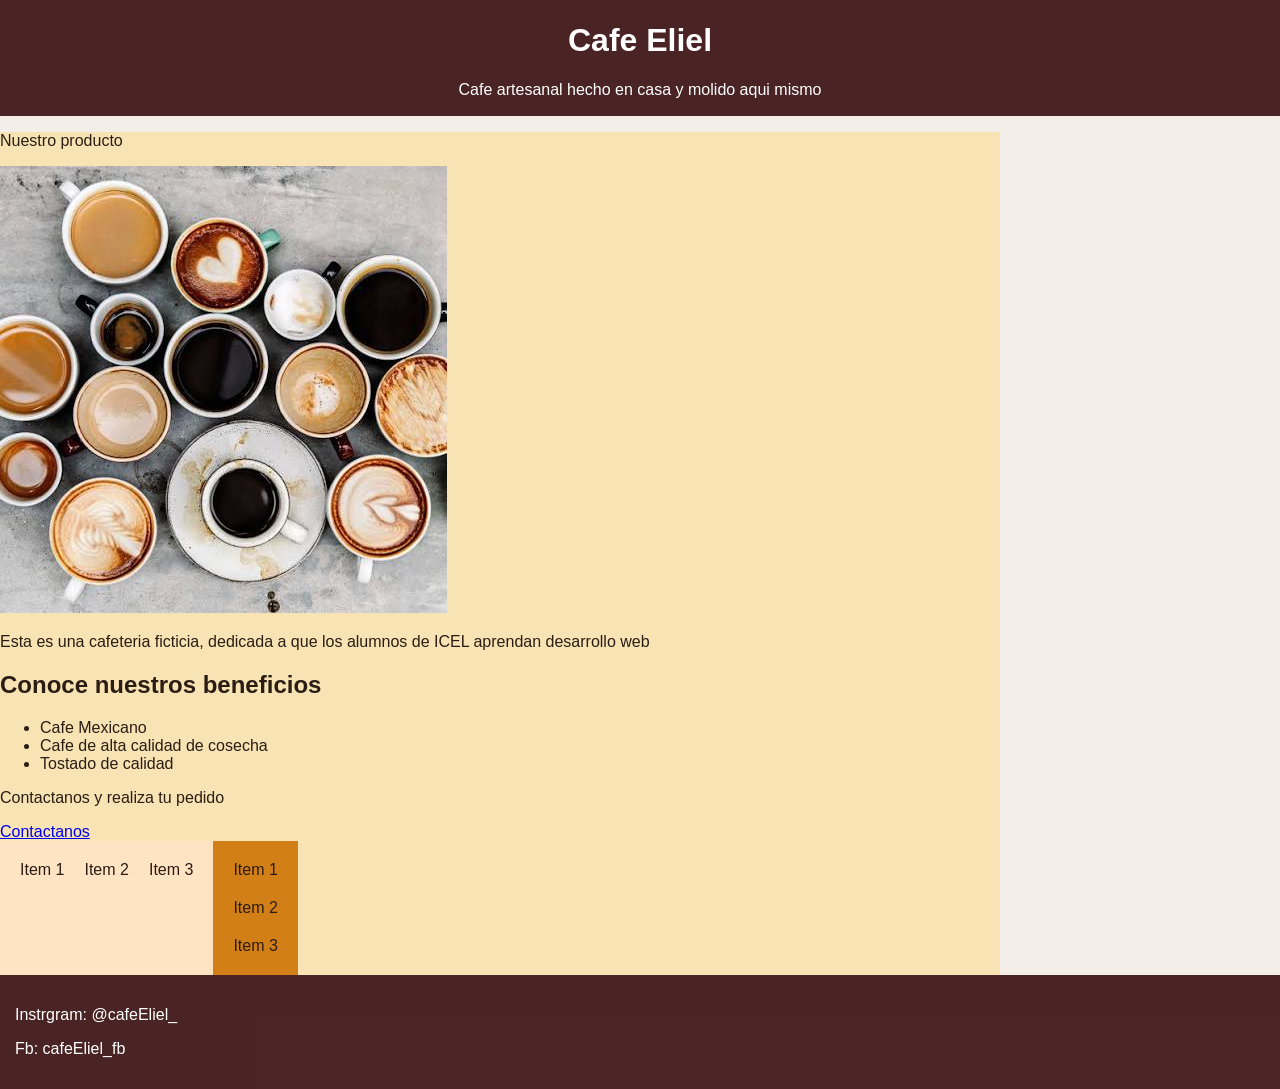
<file: FLEX BOX/index.html>
<!DOCTYPE html>
<html>

<head>
    <meta charset="UTF-8">
    <title>Hola</title>
    <link rel="stylesheet" href="css/style.css">
    
</head>

<body>

    <header>
        <h1 >Cafe Eliel</h1>
        <p>Cafe artesanal hecho en casa y molido aqui mismo</p>
    </header>

    <main>
        <section class="presentacion">
            <p>Nuestro producto</p>
            <img src="img/cafe.png">
            <p>Esta es una cafeteria ficticia, dedicada a que los alumnos de ICEL aprendan desarrollo web</p>
        </section>

        <section class="beneficios">
            <h2> Conoce nuestros beneficios</h2>
            <ul>
                <li>Cafe Mexicano</li>
                <li>Cafe de alta calidad de cosecha</li>
                <li>Tostado de calidad</li>
        </ul>
        </section>

        <section class="cta">
            <p>Contactanos y realiza tu pedido</p>
            <a href="mailto:elielorgz03@gmail.com">Contactanos</a>
        </section>

        <!-- <section class="caja">
            <p>Texto de prueba</p>
        </section> -->
        <div class="container">
<section class="flexbox-main">
    <div>
        Item 1
    </div>
    <div>
        Item 2
    </div>
    <div>
        Item 3
    </div>
</section>
   
<section class="flexbox-main-2">
    <div>
        Item 1
    </div>
    <div>
        Item 2
    </div>
    <div>
        Item 3
    </div>
       </div>
       
</section>

    </main>

    <footer>
        <p>Instrgram: @cafeEliel_</p>
        <p>Fb: cafeEliel_fb</p>
    </footer>
     
    
    </body>
</html>
</file>
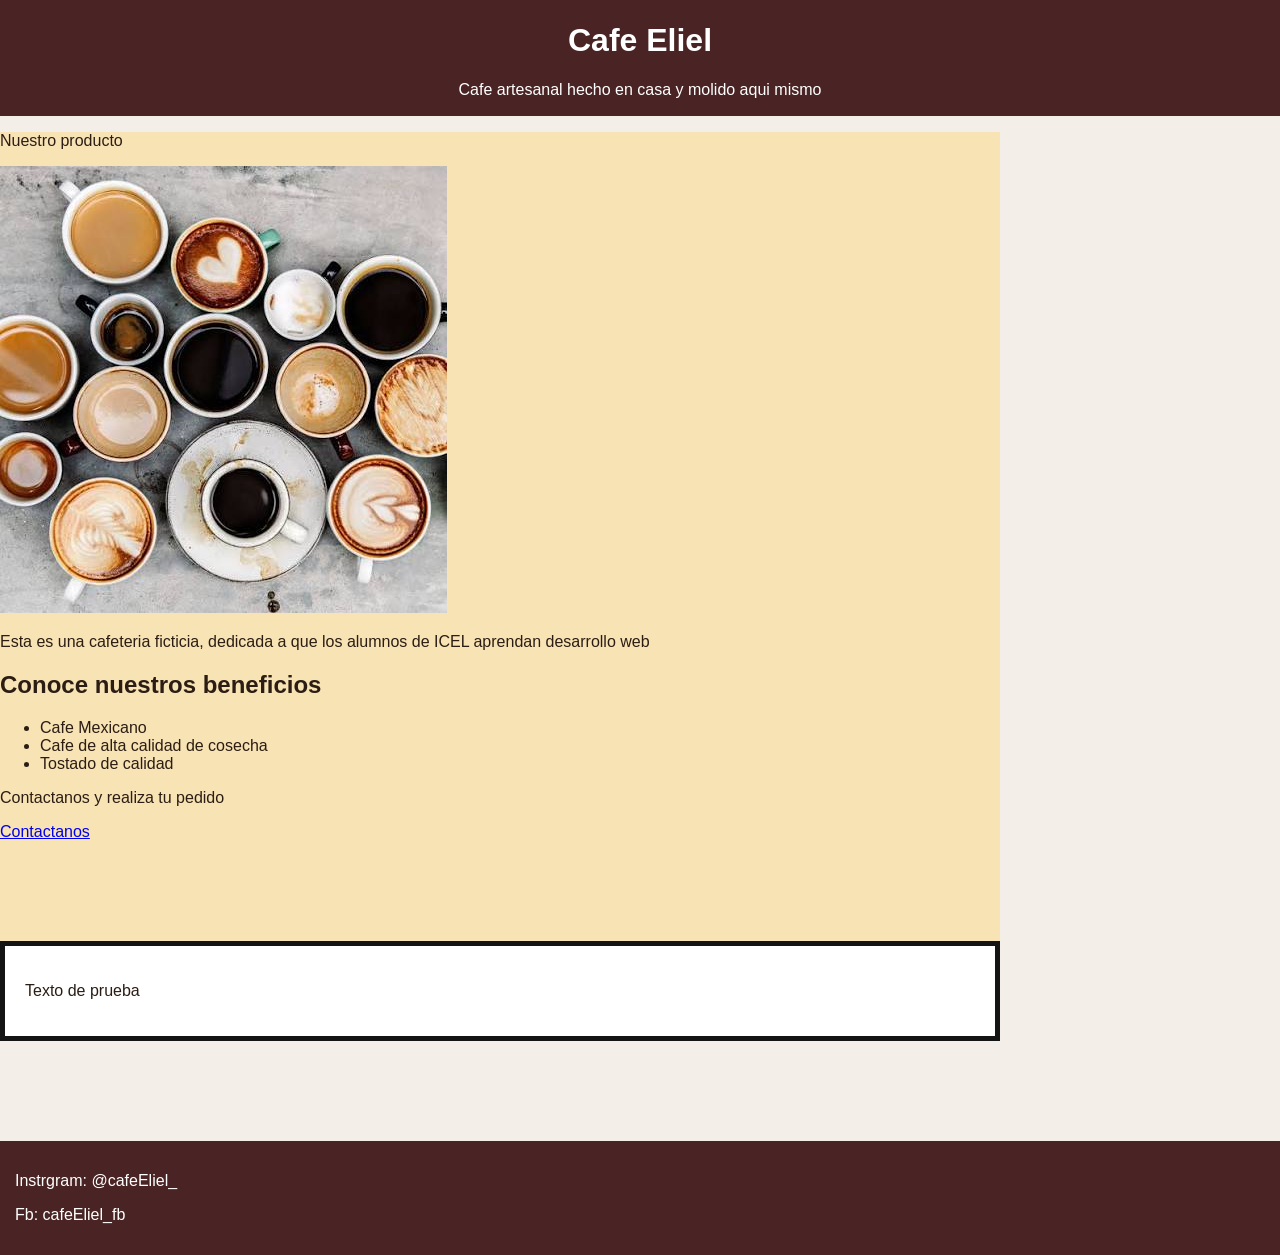
<file: MAQUETADO.CSS/index.html>
<!DOCTYPE html>
<html>

<head>
    <meta charset="UTF-8">
    <title>Hola</title>
    <link rel="stylesheet" href="css/style.css">
    
</head>

<body>

    <header>
        <h1 >Cafe Eliel</h1>
        <p>Cafe artesanal hecho en casa y molido aqui mismo</p>
    </header>

    <main>
        <section class="presentacion">
            <p>Nuestro producto</p>
            <img src="img/cafe.png">
            
            <p>Esta es una cafeteria ficticia, dedicada a que los alumnos de ICEL aprendan desarrollo web</p>
        </section>

        <section class="beneficios">
            <h2> Conoce nuestros beneficios</h2>
            <ul>
                <li>Cafe Mexicano</li>
                <li>Cafe de alta calidad de cosecha</li>
                <li>Tostado de calidad</li>
        </ul>
        </section>

        <section class="cta">
            <p>Contactanos y realiza tu pedido</p>
            <a href="mailto:elielorgz03@gmail.com">Contactanos</a>
        </section>

        <section class="caja">
            <p>Texto de prueba</p>
        </section>

   

    </main>

    <footer>
        <p>Instrgram: @cafeEliel_</p>
        <p>Fb: cafeEliel_fb</p>
    </footer>
     
    
    </body>
</html>
</file>
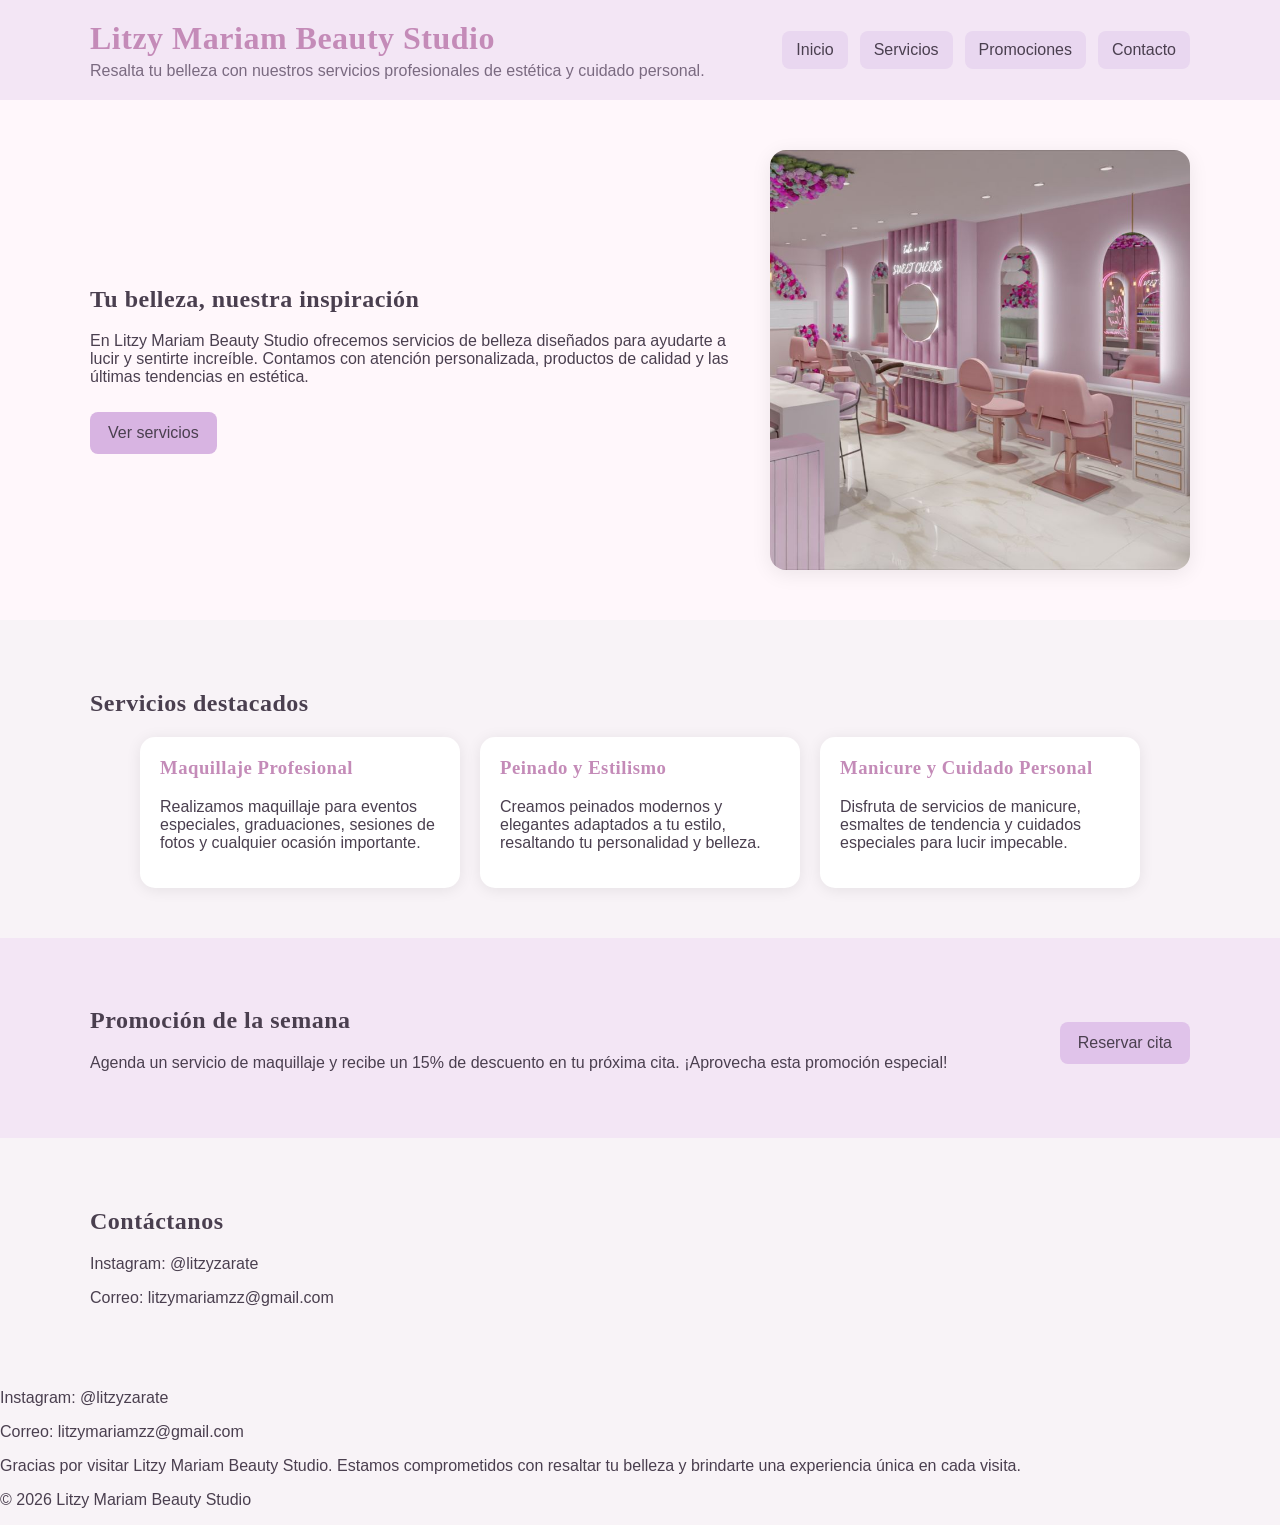
<file: MOVILVIEW/index.html>
<!DOCTYPE html>
<html lang="es">
<head>
<meta charset="UTF-8">
<meta name="viewport" content="width=device-width, initial-scale=1.0">
<title>Litzy Mariam Beauty Studio</title>
<link rel="stylesheet" href="css/style.css">
</head>

<body>

<header class="encabezado">

<div class="contenedor encabezado-contenido">

<div>
<h1>Litzy Mariam Beauty Studio</h1>
<p>Resalta tu belleza con nuestros servicios profesionales de estética y cuidado personal.</p>
</div>

<nav class="menu">
<a href="#presentacion">Inicio</a>
<a href="#beneficios">Servicios</a>
<a href="#promocion">Promociones</a>
<a href="#contacto">Contacto</a>
</nav>

</div>

</header>

<main>

<section id="presentacion" class="seccion presentacion">

<div class="contenedor presentacion-contenido">

<div class="texto-presentacion">

<h2>Tu belleza, nuestra inspiración</h2>

<p>
En Litzy Mariam Beauty Studio ofrecemos servicios de belleza diseñados
para ayudarte a lucir y sentirte increíble. Contamos con atención
personalizada, productos de calidad y las últimas tendencias en estética.
</p>

<a class="boton" href="#beneficios">
Ver servicios
</a>

</div>

<img class="imagen-principal"
src="img/belleza.png"
alt="Salón de belleza">

</div>

</section>

<section id="beneficios" class="seccion">

<div class="contenedor">

<h2>Servicios destacados</h2>

<div class="tarjetas">

<article class="tarjeta">

<h3>Maquillaje Profesional</h3>

<p>
Realizamos maquillaje para eventos especiales, graduaciones,
sesiones de fotos y cualquier ocasión importante.
</p>

</article>

<article class="tarjeta">

<h3>Peinado y Estilismo</h3>

<p>
Creamos peinados modernos y elegantes adaptados a tu estilo,
resaltando tu personalidad y belleza.
</p>

</article>

<article class="tarjeta">

<h3>Manicure y Cuidado Personal</h3>

<p>
Disfruta de servicios de manicure, esmaltes de tendencia y
cuidados especiales para lucir impecable.
</p>

</article>

</div>

</div>

</section>

<section id="promocion" class="seccion promocion">

<div class="contenedor promocion-contenido">

<div>

<h2>Promoción de la semana</h2>

<p>
Agenda un servicio de maquillaje y recibe un 15% de descuento
en tu próxima cita. ¡Aprovecha esta promoción especial!
</p>

</div>

<a class="boton boton-secundario"
href="https://www.instagram.com/litzyzarate"
target="_blank">

Reservar cita

</a>

</div>

</section>

<section id="contacto" class="seccion">

<div class="contenedor">

<h2>Contáctanos</h2>

<p>Instagram: @litzyzarate</p>

<p>Correo: litzymariamzz@gmail.com</p>

</div>

</section>

</main>

<footer>

<p>Instagram: @litzyzarate</p>

<p>Correo: litzymariamzz@gmail.com</p>

<p>
Gracias por visitar Litzy Mariam Beauty Studio.
Estamos comprometidos con resaltar tu belleza y brindarte
una experiencia única en cada visita.
</p>

<p>© 2026 Litzy Mariam Beauty Studio</p>

</footer>

</body>
</html>
</file>
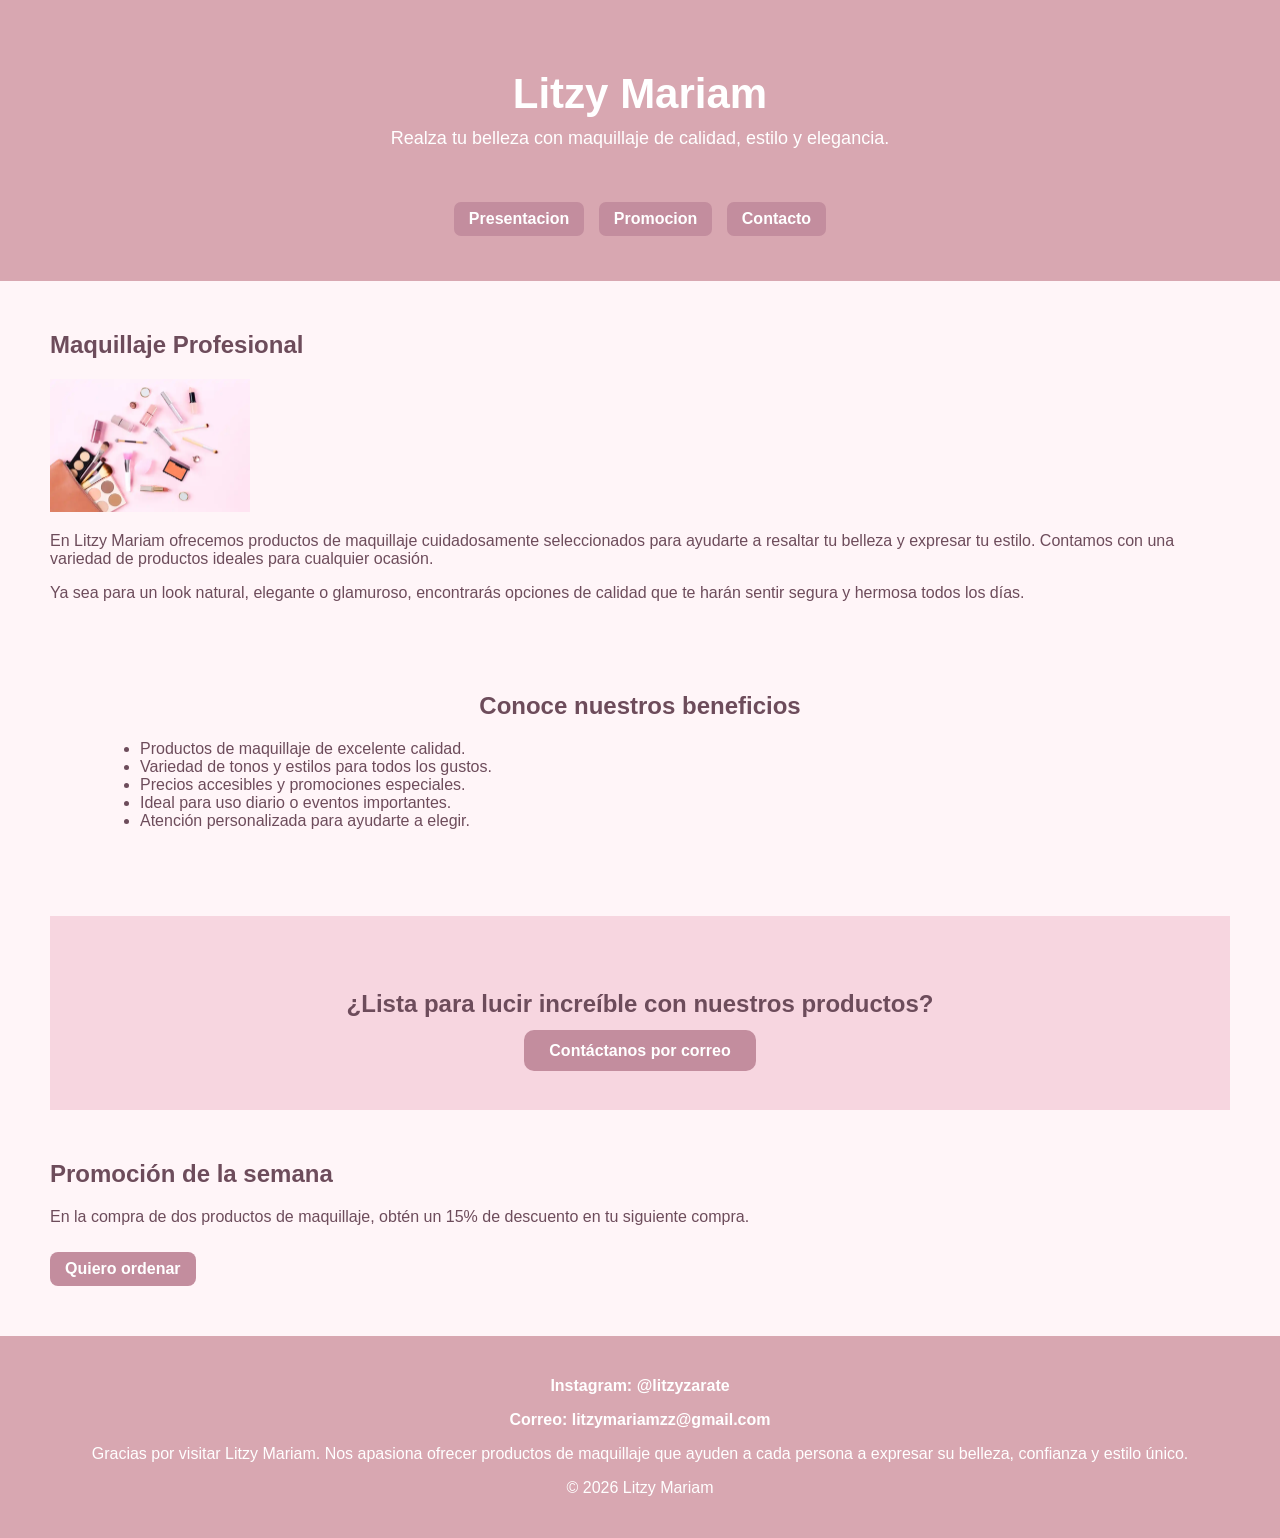
<file: navbar/index.html>
<!DOCTYPE html>

<html>

<head>
<meta charset="UTF-8">
<title>Litzy Mariam</title>
<link rel="stylesheet" href="css/style.css">
</head>

<body>

<header>
<div class="presentacion">
<h1>Litzy Mariam</h1>
<p>Realza tu belleza con maquillaje de calidad, estilo y elegancia.</p>
</div>

<nav class="menu">
<a href="#Presentacion">Presentacion</a>
<a href="#Promocion">Promocion</a>
<a href="#Contacto">Contacto</a>
</nav>

</header>

<main>

<section id="presentacion" class="presentación">

<h2>Maquillaje Profesional</h2>

<img src="img/maquillaje.png" width="200" alt="Maquillaje Profesional">

<p>
En Litzy Mariam ofrecemos productos de maquillaje cuidadosamente
seleccionados para ayudarte a resaltar tu belleza y expresar tu estilo.
Contamos con una variedad de productos ideales para cualquier ocasión.
</p>

<p>
Ya sea para un look natural, elegante o glamuroso, encontrarás opciones
de calidad que te harán sentir segura y hermosa todos los días.
</p>

</section>

<section class="beneficios">

<h2>Conoce nuestros beneficios</h2>

<ul>
<li>Productos de maquillaje de excelente calidad.</li>
<li>Variedad de tonos y estilos para todos los gustos.</li>
<li>Precios accesibles y promociones especiales.</li>
<li>Ideal para uso diario o eventos importantes.</li>
<li>Atención personalizada para ayudarte a elegir.</li>
</ul>

</section>

<section class="cta">

<p>¿Lista para lucir increíble con nuestros productos?</p>

<a href="https://mail.google.com/mail/?view=cm&fs=1&to=litzymariamzz@gmail.com" target="_blank">
Contáctanos por correo
</a>

</section>

<section id="Promocion" class="contenedor">

<div class="promocion-contenido">

<h2>Promoción de la semana</h2>

<p>
En la compra de dos productos de maquillaje,
obtén un 15% de descuento en tu siguiente compra.
</p>

<a href="#Contacto" class="boton">Quiero ordenar</a>

</div>

</section>

<section id="Contacto" class="contenedor">
</section>

</main>

<footer>

<p>
<a href="https://www.instagram.com/litzyzarate" target="_blank">
Instagram: @litzyzarate
</a>
</p>

<p>
<a href="https://mail.google.com/mail/?view=cm&fs=1&to=litzymariamzz@gmail.com" target="_blank">
Correo: litzymariamzz@gmail.com
</a>
</p>

<p>
Gracias por visitar Litzy Mariam. Nos apasiona ofrecer productos de
maquillaje que ayuden a cada persona a expresar su belleza, confianza
y estilo único.
</p>

<p>© 2026 Litzy Mariam</p>

</footer>

</body>

</html>
</file>
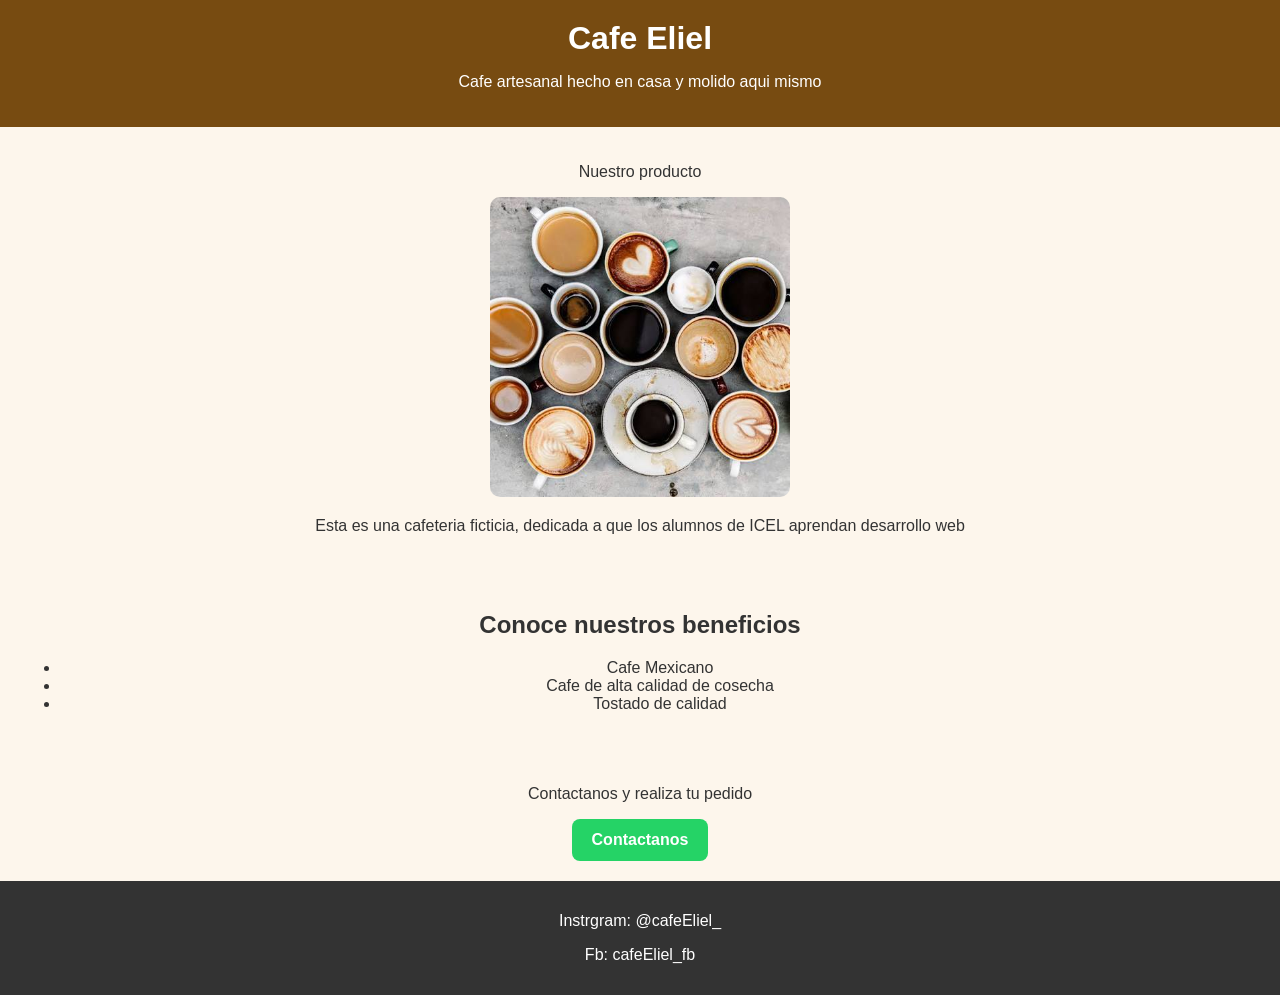
<file: Page section/index.html>
<!DOCTYPE html>
<html>

<head>
    <meta charset="UTF-8">
    <title>Hola</title>
    <link rel="stylesheet" href="css/style.css">
    
</head>

<body>

    <header>
        <h1 >Cafe Eliel</h1>
        <p>Cafe artesanal hecho en casa y molido aqui mismo</p>
    </header>

    <main>
        <section class="presentacion">
            <p>Nuestro producto</p>
            <img src="img/cafe.png">
        
            <p>Esta es una cafeteria ficticia, dedicada a que los alumnos de ICEL aprendan desarrollo web</p>
        </section>

        <section class="beneficios">
            <h2> Conoce nuestros beneficios</h2>
            <ul>
                <li>Cafe Mexicano</li>
                <li>Cafe de alta calidad de cosecha</li>
                <li>Tostado de calidad</li>
        </ul>
        </section>

        <section class="cta">
            <p>Contactanos y realiza tu pedido</p>
            <a href="mailto:elielorgz03@gmail.com">Contactanos</a>
        </section>

    </main>

    <footer>
        <p>Instrgram: @cafeEliel_</p>
        <p>Fb: cafeEliel_fb</p>
    </footer>
     
    
    </body>
</html>
</file>
<file: FLEX BOX/css/style.css>
body{
    margin: 0;
    font-family:Arial, Helvetica, sans-serif;
    color:#2b1d14;
    background-color: #f4eee8;

}

header{
    text-align:center;
    color: white;
    padding: 1px;
    background-color: rgba(74, 36, 36, 0.995);
}


main{

    width: 100%;
    background-color: rgb(248, 227, 180);
    max-width: 1000px; 

}

.caja{

    background-color: #ffffff;
    padding: 20px;
    /* margin: 100px; */
    margin-top: 100px;
    margin-bottom: 100px;
    border:#151414 solid 5px;
}
   
footer{
    background-color: rgba(74, 36, 36, 0.995);
    color:white;
    padding:15px;
}

.container{
    display:flex;
}
.flexbox-main{
   display:flex;
   gap: 20px;
   text-align:right;
   padding: 20px;
   background-color:bisque;
}

.flexbox-main-2{
    display:flex;
    flex-direction:column;
    gap: 20px;
    padding: 20px;
    background-color:rgb(211, 127, 23);
}
</file>
<file: MAQUETADO.CSS/css/style.css>
body{
    margin: 0;
    font-family:Arial, Helvetica, sans-serif;
    color:#2b1d14;
    background-color: #f4eee8;

}

header{
    text-align:center;
    color: white;
    padding: 1px;
    background-color: rgba(74, 36, 36, 0.995);
}


main{

    width: 100%;
    background-color: rgb(248, 227, 180);
    max-width: 1000px; 

}

.caja{

    background-color: #ffffff;
    padding: 20px;
    /* margin: 100px; */
    margin-top: 100px;
    margin-bottom: 100px;
    border:#151414 solid 5px;
}
   
footer{
    background-color: rgba(74, 36, 36, 0.995);
    color:white;
    padding:15px;
}

.container{
    display:flex;
}
.flexbox-main{
   display:flex;
   gap: 20px;
   text-align:right;
   padding: 20px;
   background-color:bisque;
}

.flexbox-main-2{
    display:flex;
    flex-direction:column;
    gap: 20px;
    padding: 20px;
    background-color:rgb(211, 127, 23);
}
</file>
<file: MOVILVIEW/css/style.css>
* {
box-sizing: border-box;
}

body {
margin: 0;
font-family: 'Montserrat', sans-serif;
background-color: #f8f3f7;
color: #4a3f4f;
}

h1, h2, h3 {
font-family: 'Playfair Display', serif;
letter-spacing: 0.5px;
}

.contenedor {
width: 90%;
max-width: 1100px;
margin: 0 auto;
}

.encabezado {
background-color: #f3e6f5;
color: #4a3f4f;
padding: 20px 0;
box-shadow: 0 2px 10px rgba(0,0,0,0.08);
}

.encabezado-contenido {
display: flex;
justify-content: space-between;
align-items: center;
gap: 20px;
flex-wrap: wrap;
}

.encabezado h1 {
margin: 0;
color: #c48bb8;
}

.encabezado p {
margin: 5px 0 0;
color: #7a6a80;
}

.menu {
display: flex;
gap: 12px;
flex-wrap: wrap;
}

.menu a {
color: #4a3f4f;
text-decoration: none;
background-color: #e9d7f0;
padding: 10px 14px;
border-radius: 8px;
transition: all 0.3s ease;
}

.menu a:hover {
background-color: #d8b4e2;
color: #ffffff;
transform: translateY(-2px);
}

.seccion {
padding: 50px 0;
}

.presentacion {
background-color: #fff7fb;
}

.presentacion-contenido {
display: flex;
align-items: center;
justify-content: space-between;
gap: 30px;
flex-wrap: wrap;
}

.texto-presentacion {
flex: 1 1 320px;
}

.imagen-principal {
width: 100%;
max-width: 420px;
border-radius: 16px;
box-shadow: 0 4px 20px rgba(0,0,0,0.08);
}

.boton {
display: inline-block;
background-color: #d8b4e2;
color: #4a3f4f;
text-decoration: none;
padding: 12px 18px;
border-radius: 8px;
margin-top: 10px;
transition: all 0.3s ease;
}

.boton:hover {
background-color: #c48bb8;
color: #ffffff;
transform: scale(1.05);
}

.promocion {
background-color: #f3e6f5;
}

.promocion-contenido {
display: flex;
justify-content: space-between;
align-items: center;
gap: 20px;
flex-wrap: wrap;
}

.boton-secundario {
background-color: #e0c3ea;
transition: all 0.3s ease;
}

.boton-secundario:hover {
transform: scale(1.05);
}

.contacto {
background-color: #fff7fb;
padding: 30px;
border-radius: 12px;
box-shadow: 0 2px 15px rgba(0,0,0,0.08);
}

.pie {
background-color: #e9d7f0;
color: #4a3f4f;
text-align: center;
padding: 18px;
}

.pie p {
margin: 0;
}

.tarjetas {
display: flex;
gap: 20px;
justify-content: center;
flex-wrap: wrap;
}

.tarjeta {
background-color: #ffffff;
width: 33%;
max-width: 320px;
padding: 20px;
border-radius: 15px;
box-shadow: 0 2px 15px rgba(0,0,0,0.08);
transition: all 0.3s ease;
}

.tarjeta:hover {
transform: translateY(-5px);
box-shadow: 0 10px 25px rgba(0,0,0,0.12);
}

.tarjeta h3 {
margin-top: 0;
color: #c48bb8;
}

@media (max-width: 700px) {
.encabezado-contenido,
.presentacion-contenido,
.promocion-contenido {
flex-direction: column;
text-align: flex-start;
}

.menu {
width: 100%;
}

.menu a {
width: 100%;
text-align: center;
}

.tarjeta {
width: 100%;
}

.seccion {
padding: 35px;
}
}
</file>
<file: navbar/css/style.css>
body{
margin: 0;
font-family: Arial, sans-serif;
background-color: #FFF5F8;
color: #6D4C5B;
}

/* Banner superior */

header{
background-color: #D8A7B1;
color: white;
text-align: center;
padding: 40px;
}

h1{
margin: 0;
font-size: 42px;
}

header p{
margin-top: 10px;
font-size: 18px;
}

/* Presentación */

.presentacion{
text-align: center;
padding: 30px;
}

.presentacion img{
border-radius: 15px;
}

/* Beneficios */

.beneficios{
padding: 20px 50px;
}

.beneficios h2{
text-align: center;
}

/* Franja de contacto */

.cta{
background-color: #F7D6E0;
text-align: center;
padding: 50px;
margin-top: 30px;
}

.cta p{
font-size: 24px;
font-weight: bold;
color: #6D4C5B;
}

.cta a{
background-color: #C38D9E;
color: white;
padding: 12px 25px;
border-radius: 10px;
text-decoration: none;
}

.cta a:hover{
opacity: 0.8;
}

/* Banner inferior */

footer{
background-color: #D8A7B1;
color: white;
text-align: center;
padding: 25px;
}

/* Links generales */

a{
color: white;
font-weight: bold;
text-decoration: none;
}

a:hover{
text-decoration: underline;
}

.menu{
text-align: center;
}

.menu a{
display: inline-block;
background-color: #C38D9E;
color: white;
padding: 8px 15px;
border-radius: 7px;
text-decoration: none;
margin: 5px;
transition: 0.3s;
}

.menu a:hover{
background-color: #F4B6C2;
color: #6D4C5B;
}

section{
margin: 50px;
}

.boton{
display: inline-block;
background-color: #C38D9E;
color: white;
padding: 8px 15px;
border-radius: 8px;
margin-top: 10px;
text-decoration: none;
}

.boton:hover{
color: #6D4C5B;
background-color: #F4B6C2;
}
</file>
<file: Page section/css/style.css>
/* Estilos generales */
body {
    margin: 0;
    font-family: Arial, sans-serif;
    background-color: #fdf6ec;
    color: #333;
}

/* Encabezado */
header {
    background-color: #774b11;
    color: white;
    text-align: center;
    padding: 20px;
}

header h1 {
    margin: 0;
}

/* Secciones */
section {
    padding: 20px;
    text-align: center;
}

/* Imagen */
.presentacion img {
    width: 300px;
    max-width: 90%;
    border-radius: 10px;
}

/* Lista de pizzas */
.tipos-pizzas {
    background-color: #fff3e0;
}

.tipos-pizzas ul {
    list-style: none;
    padding: 0;
}

.tipos-pizzas li {
    margin: 10px 0;
    font-size: 18px;
}

/* Botón WhatsApp */
.cta a {
    display: inline-block;
    background-color: #25D366;
    color: white;
    text-decoration: none;
    padding: 12px 20px;
    border-radius: 8px;
    font-weight: bold;
}

.cta a:hover {
    background-color: #1ebe5d;
}

/* Pie de página */
footer {
    background-color: #333;
    color: white;
    text-align: center;
    padding: 15px;
}
</file>
